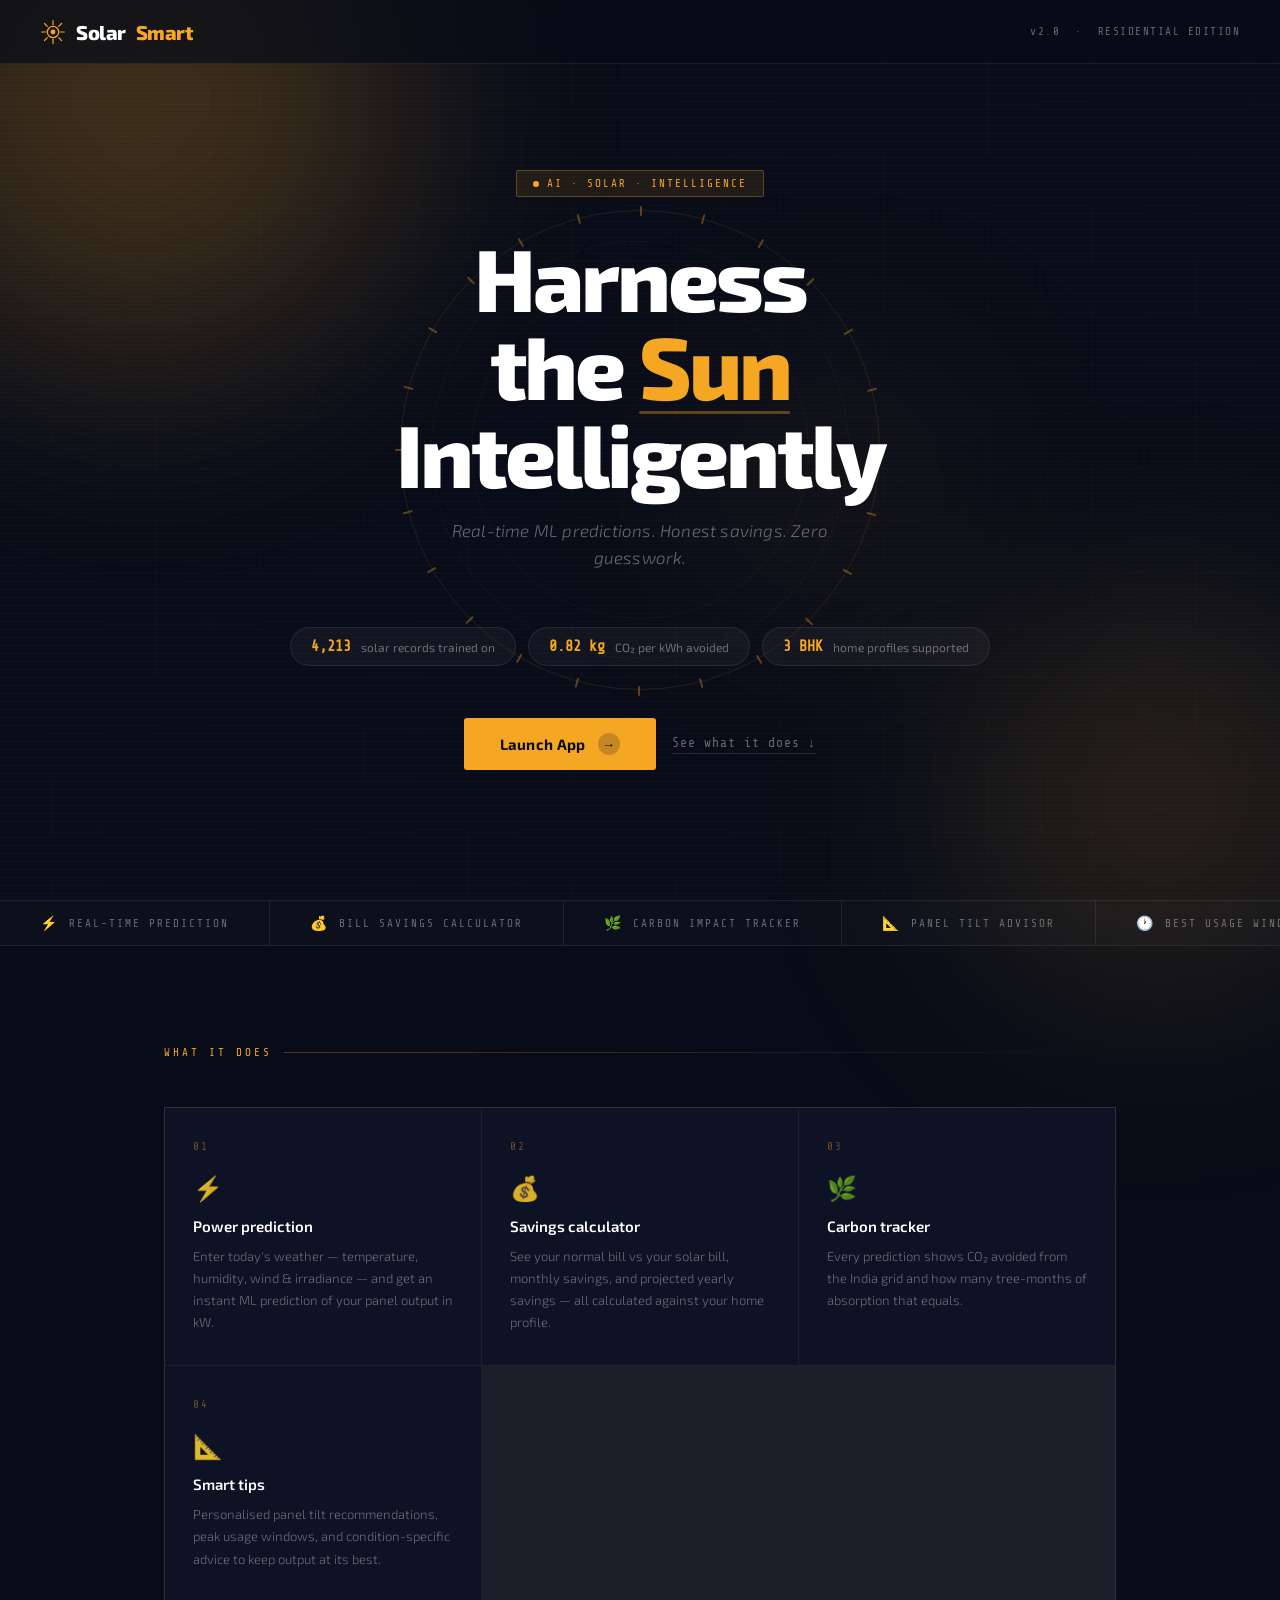
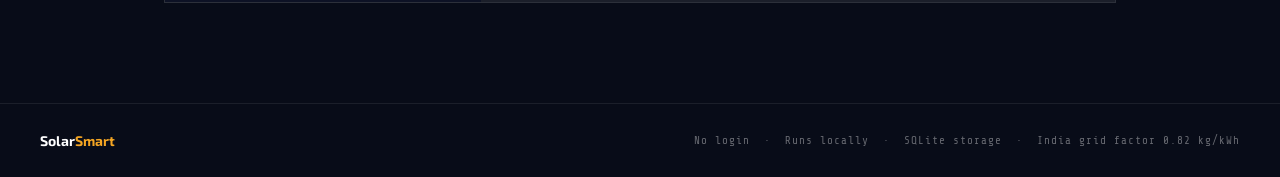
<file: templates/landing.html>
<!DOCTYPE html>
<html lang="en">
<head>
<meta charset="UTF-8"/>
<meta name="viewport" content="width=device-width,initial-scale=1.0"/>
<title>SolarSmart — Residential Solar Intelligence</title>
<link rel="preconnect" href="https://fonts.googleapis.com">
<link href="https://fonts.googleapis.com/css2?family=Exo+2:ital,wght@0,300;0,400;0,600;0,800;1,300&family=Share+Tech+Mono&display=swap" rel="stylesheet">
<style>
*, *::before, *::after { box-sizing: border-box; margin: 0; padding: 0; }

:root {
  --sun:    #F5A623;
  --sun2:   #ffd07a;
  --dark:   #080c18;
  --dark2:  #0d1225;
  --glass:  rgba(255,255,255,0.04);
  --border: rgba(255,255,255,0.08);
  --text:   rgba(255,255,255,0.85);
  --muted:  rgba(255,255,255,0.38);
}

html { scroll-behavior: smooth; }

body {
  font-family: 'Exo 2', sans-serif;
  background: var(--dark);
  color: var(--text);
  min-height: 100vh;
  overflow-x: hidden;
}

/* ── BACKGROUND ── */
#bg-canvas {
  position: fixed; inset: 0; z-index: 0;
  opacity: 0.13;
}

.orb {
  position: fixed; border-radius: 50%;
  filter: blur(110px); pointer-events: none; z-index: 0;
}
.orb1 { width:520px; height:520px; top:-160px; left:-120px; background:rgba(245,166,35,0.22); }
.orb2 { width:400px; height:400px; bottom:-100px; right:-80px;  background:rgba(245,166,35,0.13); }
.orb3 { width:260px; height:260px; top:40%;  left:55%; background:rgba(245,166,35,0.07); }

.scanline {
  position: fixed; inset: 0; z-index: 1; pointer-events: none;
  background: repeating-linear-gradient(
    0deg, transparent, transparent 2px,
    rgba(255,255,255,0.011) 2px, rgba(255,255,255,0.011) 4px
  );
}

/* ── NAVBAR ── */
nav {
  position: fixed; top: 0; left: 0; right: 0; z-index: 100;
  display: flex; align-items: center; justify-content: space-between;
  padding: 0 40px;
  height: 64px;
  background: rgba(8,12,24,0.7);
  backdrop-filter: blur(16px);
  border-bottom: 1px solid var(--border);
}

.nav-brand {
  display: flex; align-items: center; gap: 10px;
  font-size: 20px; font-weight: 800; letter-spacing: -0.5px;
  color: #fff;
}
.nav-brand span { color: var(--sun); }

.nav-mono {
  font-family: 'Share Tech Mono', monospace;
  font-size: 11px; color: var(--muted);
  letter-spacing: 1.5px;
}

/* ── HERO ── */
.hero {
  position: relative; z-index: 2;
  min-height: 100vh;
  display: flex; flex-direction: column;
  align-items: center; justify-content: center;
  padding: 100px 24px 60px;
  text-align: center;
}

/* big decorative sun ring */
.sun-ring {
  position: absolute;
  width: 480px; height: 480px;
  border-radius: 50%;
  border: 1px solid rgba(245,166,35,0.12);
  top: 50%; left: 50%;
  transform: translate(-50%, -50%);
  animation: spin-slow 40s linear infinite;
  z-index: 0;
}
.sun-ring::before {
  content: '';
  position: absolute; inset: 30px;
  border-radius: 50%;
  border: 1px dashed rgba(245,166,35,0.08);
}
.sun-ring::after {
  content: '';
  position: absolute; inset: 70px;
  border-radius: 50%;
  border: 1px solid rgba(245,166,35,0.05);
}
@keyframes spin-slow { to { transform: translate(-50%,-50%) rotate(360deg); } }

.tick {
  position: absolute;
  width: 2px; height: 10px;
  background: rgba(245,166,35,0.35);
  top: -5px; left: 50%;
  transform-origin: 0 245px;
  border-radius: 1px;
}

.hero-content { position: relative; z-index: 2; }

.badge {
  display: inline-flex; align-items: center; gap: 8px;
  background: rgba(245,166,35,0.1);
  border: 1px solid rgba(245,166,35,0.3);
  color: var(--sun);
  font-family: 'Share Tech Mono', monospace;
  font-size: 11px; letter-spacing: 2px; text-transform: uppercase;
  padding: 6px 16px; border-radius: 2px;
  margin-bottom: 36px;
  opacity: 0; animation: fade-up 0.7s 0.1s forwards;
}
.badge-dot {
  width: 6px; height: 6px; border-radius: 50%;
  background: var(--sun);
  animation: blink 2s infinite;
}
@keyframes blink { 0%,100%{opacity:1} 50%{opacity:0.2} }

.hero-h1 {
  font-size: clamp(48px, 8vw, 88px);
  font-weight: 800;
  line-height: 1.0;
  letter-spacing: -3px;
  color: #fff;
  margin-bottom: 8px;
  opacity: 0; animation: fade-up 0.7s 0.2s forwards;
}
.hero-h1 em {
  font-style: normal;
  color: var(--sun);
  position: relative;
}
.hero-h1 em::after {
  content: '';
  position: absolute;
  left: 0; bottom: 4px; right: 0;
  height: 3px;
  background: var(--sun);
  opacity: 0.35;
  border-radius: 2px;
}

.hero-sub {
  font-size: 17px; font-weight: 300;
  font-style: italic;
  color: var(--muted);
  margin-bottom: 56px; margin-top: 20px;
  letter-spacing: 0.2px; line-height: 1.6;
  max-width: 440px; margin-left: auto; margin-right: auto;
  opacity: 0; animation: fade-up 0.7s 0.35s forwards;
}

/* ── 3 mini stat pills ── */
.stat-pills {
  display: flex; flex-wrap: wrap;
  justify-content: center; gap: 12px;
  margin-bottom: 52px;
  opacity: 0; animation: fade-up 0.7s 0.5s forwards;
}
.stat-pill {
  display: flex; align-items: center; gap: 10px;
  background: var(--glass);
  border: 1px solid var(--border);
  border-radius: 999px;
  padding: 10px 20px;
  font-size: 13px;
}
.sp-num {
  font-family: 'Share Tech Mono', monospace;
  font-size: 15px; font-weight: 600;
  color: var(--sun);
}
.sp-lbl { color: var(--muted); font-size: 12px; }

/* ── CTA ── */
.cta-wrap {
  display: flex; align-items: center; gap: 16px;
  flex-wrap: wrap; justify-content: center;
  opacity: 0; animation: fade-up 0.7s 0.65s forwards;
}

.btn-primary {
  display: inline-flex; align-items: center; gap: 12px;
  background: var(--sun);
  color: #080c18;
  font-family: 'Exo 2', sans-serif;
  font-size: 15px; font-weight: 700;
  padding: 15px 36px;
  border: none; border-radius: 3px;
  cursor: pointer; text-decoration: none;
  transition: background 0.2s, transform 0.15s;
  letter-spacing: 0.3px;
}
.btn-primary:hover { background: var(--sun2); transform: translateY(-2px); }
.btn-primary:active { transform: scale(0.97); }

.btn-arr {
  display: inline-flex; align-items: center; justify-content: center;
  width: 22px; height: 22px;
  background: rgba(8,12,24,0.2);
  border-radius: 50%;
  font-size: 13px;
  transition: transform 0.2s;
}
.btn-primary:hover .btn-arr { transform: translateX(3px); }

.btn-ghost {
  font-size: 13px; color: var(--muted);
  font-family: 'Share Tech Mono', monospace;
  letter-spacing: 1px;
  text-decoration: none;
  border-bottom: 1px solid rgba(255,255,255,0.12);
  padding-bottom: 2px;
  transition: color 0.2s, border-color 0.2s;
}
.btn-ghost:hover { color: var(--sun); border-color: var(--sun); }

/* ── MARQUEE STRIP ── */
.strip {
  position: relative; z-index: 2;
  border-top: 1px solid var(--border);
  border-bottom: 1px solid var(--border);
  background: rgba(255,255,255,0.02);
  overflow: hidden;
}

.strip-inner {
  display: flex;
  animation: marquee 22s linear infinite;
  white-space: nowrap;
  width: max-content;
}
.strip-item {
  display: inline-flex; align-items: center; gap: 10px;
  padding: 14px 40px;
  font-family: 'Share Tech Mono', monospace;
  font-size: 11px; letter-spacing: 2px; text-transform: uppercase;
  color: var(--muted);
  border-right: 1px solid var(--border);
}
.strip-item span { color: var(--sun); font-size: 14px; }

@keyframes marquee { from{transform:translateX(0)} to{transform:translateX(-50%)} }

/* ── FEATURES SECTION ── */
.features {
  position: relative; z-index: 2;
  padding: 100px 24px;
  max-width: 1000px;
  margin: 0 auto;
}

.section-label {
  font-family: 'Share Tech Mono', monospace;
  font-size: 11px; letter-spacing: 3px; text-transform: uppercase;
  color: var(--sun); margin-bottom: 48px;
  display: flex; align-items: center; gap: 12px;
}
.section-label::after {
  content: '';
  flex: 1; height: 1px;
  background: linear-gradient(to right, rgba(245,166,35,0.3), transparent);
}

.feat-grid {
  display: grid;
  grid-template-columns: repeat(auto-fit, minmax(280px, 1fr));
  gap: 1px;
  background: var(--border);
  border: 1px solid var(--border);
}

.feat-card {
  background: var(--dark2);
  padding: 32px 28px;
  transition: background 0.25s;
  cursor: default;
}
.feat-card:hover { background: rgba(245,166,35,0.05); }

.fc-num {
  font-family: 'Share Tech Mono', monospace;
  font-size: 11px; color: rgba(245,166,35,0.4);
  margin-bottom: 20px; letter-spacing: 2px;
}
.fc-icon { font-size: 24px; margin-bottom: 14px; display: block; }
.fc-title {
  font-size: 15px; font-weight: 600;
  color: #fff; margin-bottom: 10px;
}
.fc-body {
  font-size: 13px; font-weight: 300;
  color: var(--muted); line-height: 1.7;
}

/* ── FOOTER ── */
footer {
  position: relative; z-index: 2;
  border-top: 1px solid var(--border);
  padding: 28px 40px;
  display: flex; align-items: center; justify-content: space-between;
  flex-wrap: wrap; gap: 12px;
}
.foot-brand {
  font-weight: 700; font-size: 14px;
  color: #fff;
}
.foot-brand span { color: var(--sun); }
.foot-note {
  font-family: 'Share Tech Mono', monospace;
  font-size: 11px; color: var(--muted); letter-spacing: 1px;
}

/* ── ANIMATIONS ── */
@keyframes fade-up {
  from { opacity: 0; transform: translateY(18px); }
  to   { opacity: 1; transform: translateY(0); }
}

@media (max-width: 560px) {
  nav { padding: 0 20px; }
  .hero-h1 { letter-spacing: -2px; }
  .sun-ring { width: 300px; height: 300px; }
  .tick { transform-origin: 0 155px; }
  footer { flex-direction: column; align-items: flex-start; }
}
</style>
</head>
<body>

<canvas id="bg-canvas"></canvas>
<div class="orb orb1"></div>
<div class="orb orb2"></div>
<div class="orb orb3"></div>
<div class="scanline"></div>

<!-- NAV -->
<nav>
  <div class="nav-brand">
    <svg width="26" height="26" viewBox="0 0 32 32">
      <circle cx="16" cy="16" r="7" fill="none" stroke="#F5A623" stroke-width="1.5"/>
      <circle cx="16" cy="16" r="3" fill="#F5A623"/>
      <line x1="16" y1="2"  x2="16" y2="7"  stroke="#F5A623" stroke-width="1.5" stroke-linecap="round"/>
      <line x1="16" y1="25" x2="16" y2="30" stroke="#F5A623" stroke-width="1.5" stroke-linecap="round"/>
      <line x1="2"  y1="16" x2="7"  y2="16" stroke="#F5A623" stroke-width="1.5" stroke-linecap="round"/>
      <line x1="25" y1="16" x2="30" y2="16" stroke="#F5A623" stroke-width="1.5" stroke-linecap="round"/>
      <line x1="5.5" y1="5.5"  x2="9"    y2="9"    stroke="#F5A623" stroke-width="1.5" stroke-linecap="round"/>
      <line x1="23"  y1="23"   x2="26.5" y2="26.5" stroke="#F5A623" stroke-width="1.5" stroke-linecap="round"/>
      <line x1="26.5" y1="5.5" x2="23"   y2="9"    stroke="#F5A623" stroke-width="1.5" stroke-linecap="round"/>
      <line x1="9"   y1="23"   x2="5.5"  y2="26.5" stroke="#F5A623" stroke-width="1.5" stroke-linecap="round"/>
    </svg>
    Solar<span>Smart</span>
  </div>
  <div class="nav-mono">v2.0 &nbsp;·&nbsp; RESIDENTIAL EDITION</div>
</nav>

<!-- HERO -->
<section class="hero">
  <div class="sun-ring" id="sun-ring"></div>

  <div class="hero-content">
    <div class="badge">
      <div class="badge-dot"></div>
      AI · Solar · Intelligence
    </div>

    <h1 class="hero-h1">
      Harness<br/>the <em>Sun</em><br/>Intelligently
    </h1>

    <p class="hero-sub">
      Real-time ML predictions. Honest savings. Zero guesswork.
    </p>

    <div class="stat-pills">
      <div class="stat-pill">
        <span class="sp-num">4,213</span>
        <span class="sp-lbl">solar records trained on</span>
      </div>
      <div class="stat-pill">
        <span class="sp-num">0.82 kg</span>
        <span class="sp-lbl">CO₂ per kWh avoided</span>
      </div>
      <div class="stat-pill">
        <span class="sp-num">3 BHK</span>
        <span class="sp-lbl">home profiles supported</span>
      </div>
    </div>

    <div class="cta-wrap">
      <a class="btn-primary" href="/app">
        Launch App
        <div class="btn-arr">→</div>
      </a>
      <a class="btn-ghost" href="#features">See what it does ↓</a>
    </div>
  </div>
</section>

<!-- MARQUEE STRIP -->
<div class="strip">
  <div class="strip-inner">
    <div class="strip-item"><span>⚡</span> Real-time prediction</div>
    <div class="strip-item"><span>💰</span> Bill savings calculator</div>
    <div class="strip-item"><span>🌿</span> Carbon impact tracker</div>
    <div class="strip-item"><span>📐</span> Panel tilt advisor</div>
    <div class="strip-item"><span>🕐</span> Best usage window</div>
    <div class="strip-item"><span>🗂️</span> Prediction history</div>
    <div class="strip-item"><span>🧠</span> ML-powered engine</div>
    <div class="strip-item"><span>☀️</span> Rooftop solar intelligence</div>
    <div class="strip-item"><span>⚡</span> Real-time prediction</div>
    <div class="strip-item"><span>💰</span> Bill savings calculator</div>
    <div class="strip-item"><span>🌿</span> Carbon impact tracker</div>
    <div class="strip-item"><span>📐</span> Panel tilt advisor</div>
    <div class="strip-item"><span>🕐</span> Best usage window</div>
    <div class="strip-item"><span>🗂️</span> Prediction history</div>
    <div class="strip-item"><span>🧠</span> ML-powered engine</div>
    <div class="strip-item"><span>☀️</span> Rooftop solar intelligence</div>
  </div>
</div>

<!-- FEATURES -->
<section class="features" id="features">
  <div class="section-label">What it does</div>
  <div class="feat-grid">
    <div class="feat-card">
      <div class="fc-num">01</div>
      <span class="fc-icon">⚡</span>
      <div class="fc-title">Power prediction</div>
      <div class="fc-body">Enter today's weather — temperature, humidity, wind & irradiance — and get an instant ML prediction of your panel output in kW.</div>
    </div>
    <div class="feat-card">
      <div class="fc-num">02</div>
      <span class="fc-icon">💰</span>
      <div class="fc-title">Savings calculator</div>
      <div class="fc-body">See your normal bill vs your solar bill, monthly savings, and projected yearly savings — all calculated against your home profile.</div>
    </div>
    <div class="feat-card">
      <div class="fc-num">03</div>
      <span class="fc-icon">🌿</span>
      <div class="fc-title">Carbon tracker</div>
      <div class="fc-body">Every prediction shows CO₂ avoided from the India grid and how many tree-months of absorption that equals.</div>
    </div>
    <div class="feat-card">
      <div class="fc-num">04</div>
      <span class="fc-icon">📐</span>
      <div class="fc-title">Smart tips</div>
      <div class="fc-body">Personalised panel tilt recommendations, peak usage windows, and condition-specific advice to keep output at its best.</div>
    </div>
  </div>
</section>

<!-- FOOTER -->
<footer>
  <div class="foot-brand">Solar<span>Smart</span></div>
  <div class="foot-note">No login &nbsp;·&nbsp; Runs locally &nbsp;·&nbsp; SQLite storage &nbsp;·&nbsp; India grid factor 0.82 kg/kWh</div>
</footer>

<script>
(function () {
  const canvas = document.getElementById('bg-canvas');
  const ctx = canvas.getContext('2d');
  let W, H, cells = [];
  function resize() {
    W = canvas.width  = window.innerWidth;
    H = canvas.height = window.innerHeight;
    cells = [];
    const sz = 52;
    const cols = Math.ceil(W / sz) + 1;
    const rows = Math.ceil(H / sz) + 1;
    for (let r = 0; r < rows; r++)
      for (let c = 0; c < cols; c++)
        cells.push({ x: c * sz, y: r * sz, s: sz, o: Math.random() * 0.35 + 0.04 });
  }
  function draw() {
    ctx.clearRect(0, 0, W, H);
    ctx.strokeStyle = '#F5A623';
    ctx.lineWidth = 0.5;
    cells.forEach(cell => {
      ctx.globalAlpha = cell.o;
      ctx.strokeRect(cell.x, cell.y, cell.s, cell.s);
      cell.o += (Math.random() - 0.5) * 0.004;
      cell.o = Math.max(0.02, Math.min(0.38, cell.o));
    });
    requestAnimationFrame(draw);
  }
  window.addEventListener('resize', resize);
  resize(); draw();
})();

(function () {
  const ring = document.getElementById('sun-ring');
  const total = 24;
  for (let i = 0; i < total; i++) {
    const t = document.createElement('div');
    t.className = 'tick';
    t.style.transform = `rotate(${i * (360 / total)}deg)`;
    ring.appendChild(t);
  }
})();
</script>

</body>
</html>
</file>
